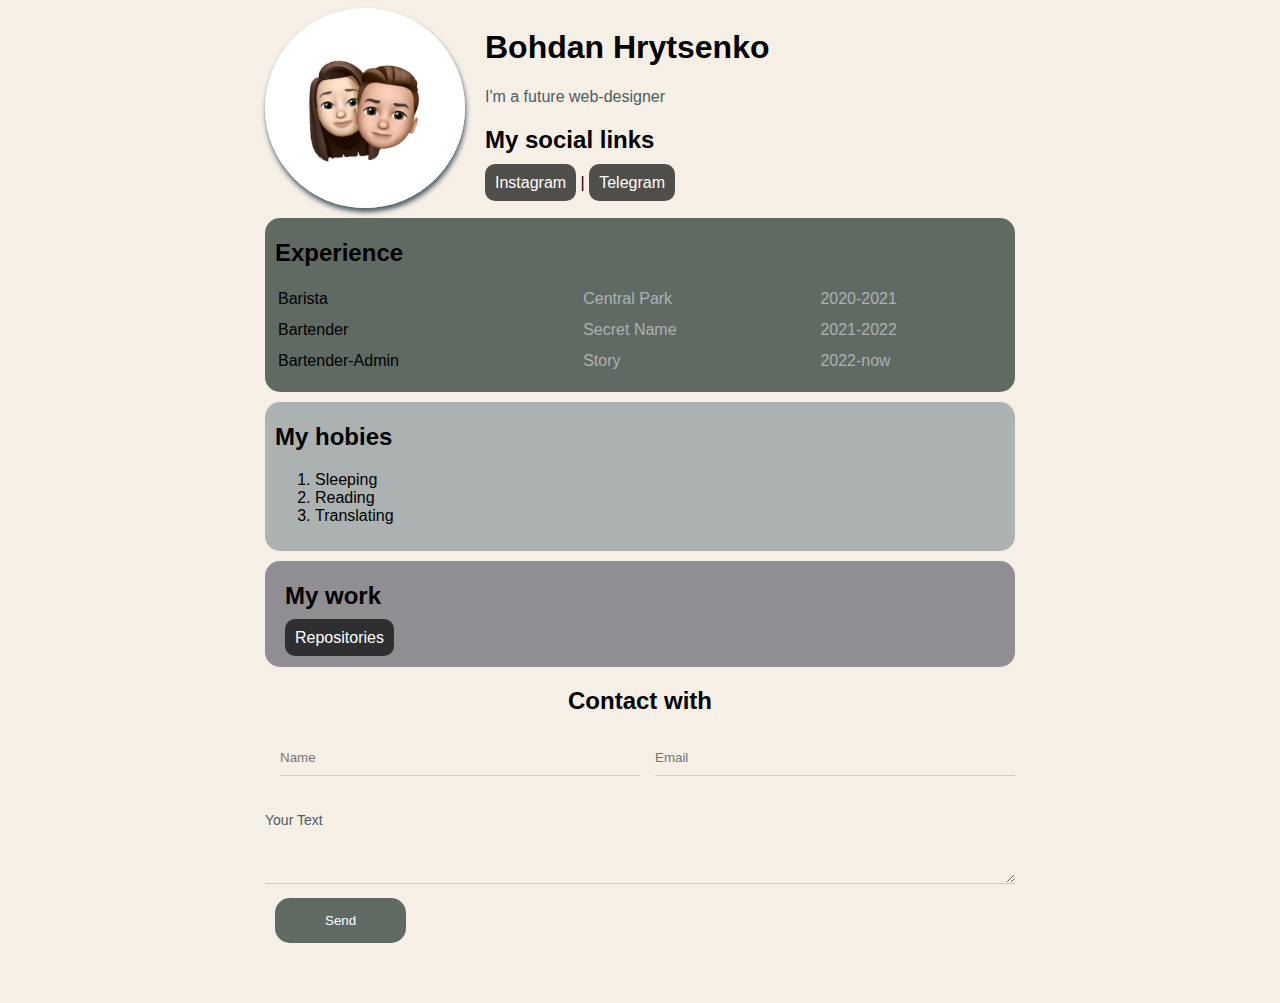
<file: index.html>
<!DOCTYPE html>
<html lang="eng">
<head>
     <meta charset="UTF-8">
     <title>Bohdan</title>
     <link href="style.css" rel="stylesheet">
</head>

<body>
<div class="container">
    <div class="info">
    <img src="./avatar.jpg" width="200">

     <div class="info-text">
         <h1>Bohdan Hrytsenko</h1>
             <p>I'm a future web-designer</p>

         <h2>My social links</h2>

             <a href="https://instagram.com/gricenko1402">Instagram</a>
             |
             <a href="https://t.me/hrytsenko1402">Telegram</a>

     </div>
</div>

<div class=" card bg-blue">
    <h2>Experience</h2>
        <table>
                 <tr>
                     <td>Barista</td>
                     <td>Central Park</td>
                     <td>2020-2021</td>
                 </tr>
                 <tr>
                     <td>Bartender</td>
                     <td>Secret Name</td>
                     <td>2021-2022</td>
                 </tr>
                 <tr>
                    <td>Bartender-Admin</td>
                    <td>Story</td>
                    <td>2022-now</td>
                </tr>
         </table>
</div>


<div class="card bg-black">
     <h2>My hobies</h2>
            <ol>
                <li>Sleeping</li>
                <li>Reading</li>
                <li>Translating</li>
            </ol>
            </div>


<div class=".card bg-white">
     <h2>My work</h2>
     <a href="repositories.html">Repositories</a>
</div>

     <div class="contact">
         <h2>Contact with</h2>
         

            <div class="row">
             <div class="form-group">
                          <input type="Name" placeholder="Name">
                 </div>


                 <div class="form-group">
                         <input type="Email" placeholder="Email">
                 </div>
            </div>


                 <div class="form-group">
                     <label id="Your Text">Your Text</label>
                         <textarea id="Text" rows="2" cols=""></textarea>
                 </div>
     </div>
             </form>

            <input class="btn" type="submit" value="Send">
    
    
     <div style="margin: 50px;"></div>
</div>
</div>
</body>

</html>
</file>
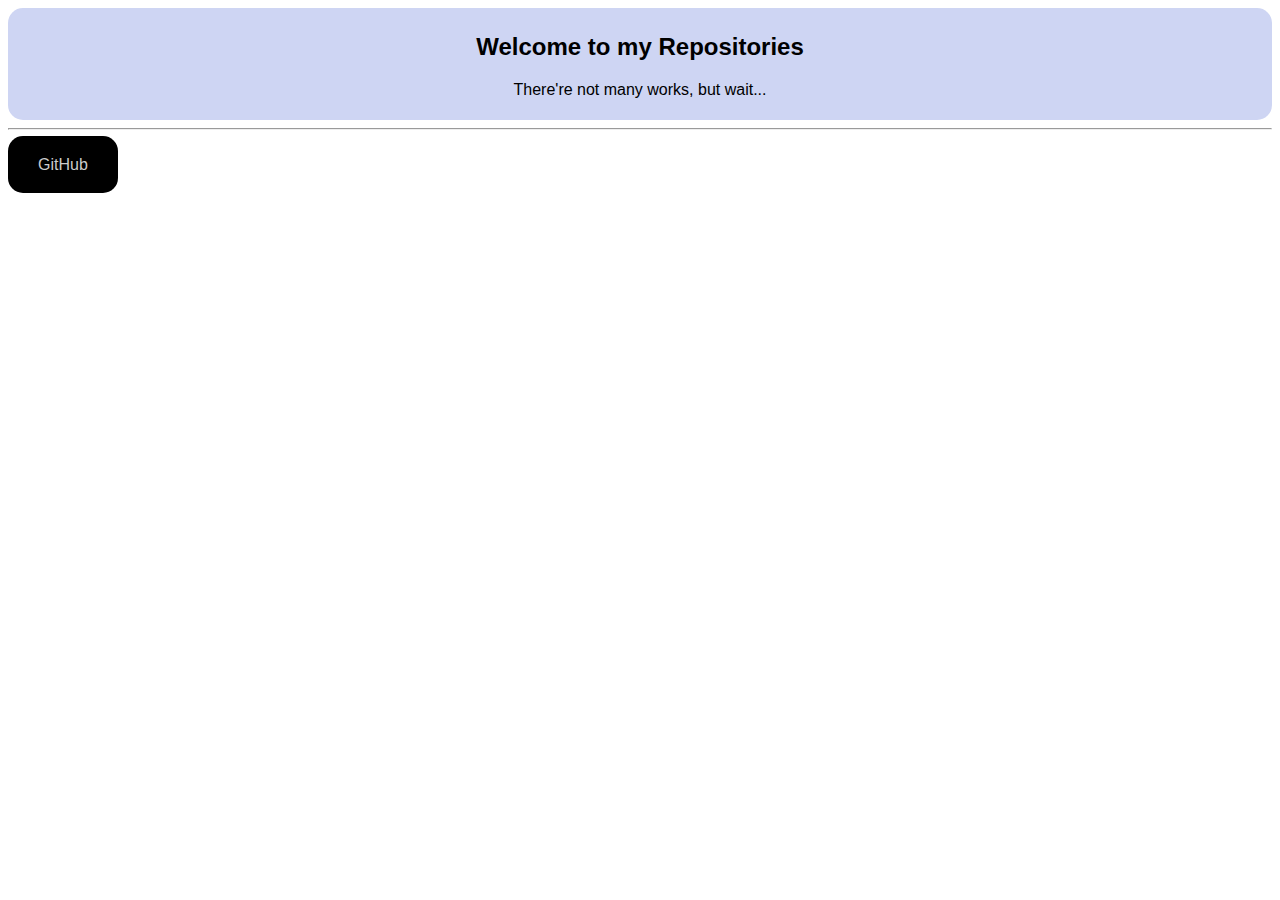
<file: repositories.html>
<!DOCTYPE html>

<html lang="eng">
 <head>
        <meta charset="UTF-8">
        <title>Repositories</title>
    </head>
    <body>
        <form>
        <div class="card">
    <h2>Welcome to my Repositories</h2>
    <p>There're not many works, but wait...</p>
        </div>
        </form>
    <hr> 
    <br>

   <a href="https://github.com/bohdangf?tab=repositories">GitHub</a>

    </body>

<style>
 a {
    color:#ccc;
    padding: 20px 30px;
    background: black;
    font-family: inherit;
    text-decoration: none;
    border: none;
    cursor: pointer;
    border-radius: 15px;
    margin: auto;

    }
body {
    font-family: 'Lucida Sans', 'Lucida Sans Regular', 'Lucida Grande', 'Lucida Sans Unicode', Geneva, Verdana, sans-serif;
}


.card {
    background: #ced5f3;
    padding: 5px;
    margin: auto;
    border-radius: 15px;
    text-align: center;

}

p1{
    color: #ced5f3;
}

</style>

</html>
</file>
<file: style.css>
body{
    font-family:Arial, Helvetica, sans-serif;
    font-size: 16px;
    background-color: #f5efe6;
}

table{
    width: 100%;
}

table td{
    padding-bottom: 10px;
}

table td:nth-child(2), table td:nth-child(3){
    color: #acb2b2;
}


.bg-blue{
    background-color: #5f6a63;
}

.bg-black{
    background-color: #acb2b2;
}

.bg-white{
    background-color: #908d93;
    padding: 20px;
    padding-top: 1px;
    border-radius: 15px;
}

.card{
    padding-left: 10px;
    padding-top: 1px;
    margin-bottom: 10px;
    border-radius: 15px;
    padding-bottom: 10px;
}

img {
    border-radius: 100%;
    box-shadow: 1px 4px 5px #4b5d67;
    margin-bottom: 10px;
}
@media (max-width: 700px) {
    .info{
        text-align: center;
        display: block;
    }
}
    
.container {
    max-width: 750px;
    margin: auto;

}

.info{
    display: flex;
}

a{
    background-color: rgba(0, 0, 0, 0.674);
    color: white;
    padding: 10px;
    border-radius: 10px;
    text-decoration: none;
}

.info-text {
    margin-left: 20px;
}

.info p{
    color: #4b5d67;
}

.contact h2{
    text-align: center;

}

.form-group label{
    display: block;
    font-size: 14px;
    color:#4b5d67;
}

.form-group input, .form-group textarea {
    width: 100%;
    box-sizing: border-box;
    border: none;
    background: transparent;
    border-bottom: 1px solid #ccc;
    color: black;
    padding: 15px 0px 10px;
    outline: none;
    font-family: inherit;

}

.row{
    display: flex;
    margin-bottom: 20px;
}


.row > .form-group{
    width: 100%;
    margin-bottom: 16px;
    padding-left: 15px;
}

.btn{
    padding: 15px 50px;
    color: white;
    border: none;
    background-color: #5f6a63;
    border-radius: 15px;
    margin: 10px;
    font-family: inherit;

}

.btn:hover {
    cursor: pointer;
    opacity: 0.9;
}


/*#e8dfca
</file>
